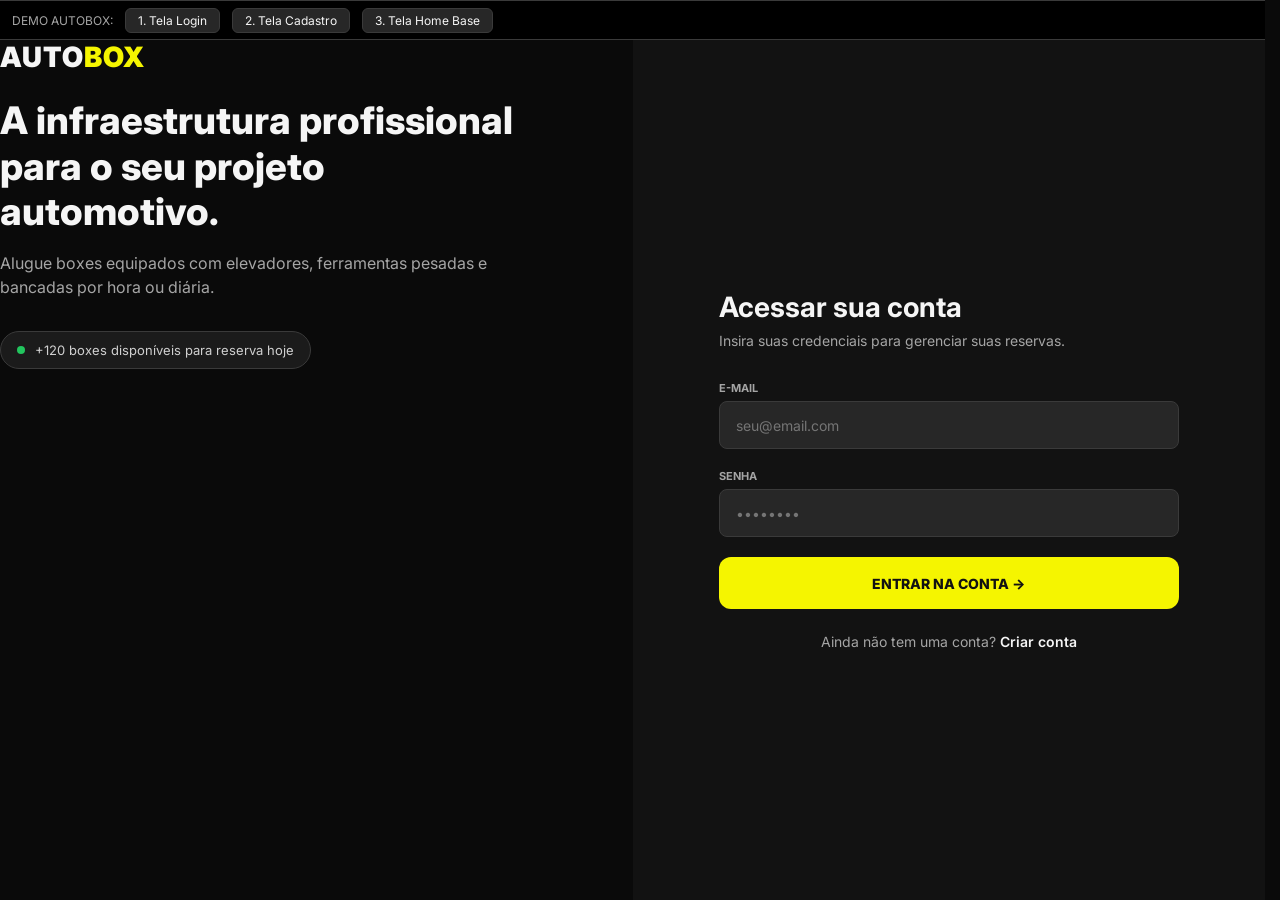
<file: home.html>
<!DOCTYPE html>
<html lang="pt-BR">
<head>
  <meta charset="UTF-8">
  <meta name="viewport" content="width=device-width, initial-scale=1.0">
  <title>AUTOBOX — Plataforma de Aluguel de Boxes Automotivos</title>
  <link rel="stylesheet" href="styles.css">
  <link rel="preconnect" href="https://fonts.googleapis.com">
  <link rel="preconnect" href="https://fonts.gstatic.com" crossorigin>
  <link href="https://fonts.googleapis.com/css2?family=Inter:wght@400;500;600;700;800;900&display=swap" rel="stylesheet">
</head>
<body>

  <div class="demo-nav">
    <span>DEMO AUTOBOX:</span>
    <button onclick="showScreen('screen-login')">1. Tela Login</button>
    <button onclick="showScreen('screen-cadastro')">2. Tela Cadastro</button>
    <button onclick="showScreen('screen-home')">3. Tela Home Base</button>
  </div>

  <section id="screen-login" class="screen-container active">
    <div class="split-layout">
      <div class="hero-column">
        <div class="hero-overlay"></div>
        <div class="hero-content">
          <div class="logo-brand">AUTO<span>BOX</span></div>
          <h1 class="hero-headline">A infraestrutura profissional para o seu projeto automotivo.</h1>
          <p class="hero-subtext">Alugue boxes equipados com elevadores, ferramentas pesadas e bancadas por hora ou diária.</p>
          <div class="social-proof-badge">
            <span class="status-dot"></span>
            <span>+120 boxes disponíveis para reserva hoje</span>
          </div>
        </div>
      </div>
      
      <div class="form-column">
        <div class="form-wrapper">
          <div class="form-header">
            <h2>Acessar sua conta</h2>
            <p>Insira suas credenciais para gerenciar suas reservas.</p>
          </div>

          <form onsubmit="event.preventDefault(); showScreen('screen-home');">
            <div class="input-group">
              <label>E-MAIL</label>
              <input type="email" placeholder="seu@email.com" required>
            </div>

            <div class="input-group">
              <label>SENHA</label>
              <input type="password" placeholder="••••••••" required>
            </div>

            <button type="submit" class="btn-primary">ENTRAR NA CONTA →</button>
          </form>

          <div class="form-footer">
            <p>Ainda não tem uma conta? <a href="#" onclick="showScreen('screen-cadastro')">Criar conta</a></p>
          </div>
        </div>
      </div>
    </div>
  </section>

  <section id="screen-cadastro" class="screen-container">
    <div class="split-layout">
      <div class="hero-column">
        <div class="hero-overlay"></div>
        <div class="hero-content">
          <div class="logo-brand">AUTO<span>BOX</span></div>
          <h1 class="hero-headline">Faça parte da maior rede de oficinas compartilhadas.</h1>
          <p class="hero-subtext">Escolha seu perfil, faça a validação de segurança e tenha acesso completo aos boxes.</p>
        </div>
      </div>

      <div class="form-column">
        <div class="form-wrapper">
          <div class="form-header">
            <h2>Criar sua conta</h2>
            <p>Selecione seu perfil e preencha seus dados para continuar.</p>
          </div>

          <form onsubmit="event.preventDefault(); showScreen('screen-home');">
            <!-- Seletor de Perfil -->
            <label class="section-label">COMO VOCÊ PRETENDE USAR O BOX?</label>
            <div class="profile-selector">
              <div class="profile-card selected" onclick="selectProfile(this)">
                <span class="icon">🔧</span>
                <div class="info">
                  <span class="title">Mecânico</span>
                  <span class="subtitle">Atendo clientes</span>
                </div>
              </div>
              <div class="profile-card" onclick="selectProfile(this)">
                <span class="icon">🚗</span>
                <div class="info">
                  <span class="title">Entusiasta</span>
                  <span class="subtitle">Uso próprio</span>
                </div>
              </div>
            </div>

            <!-- Campos do Formulário -->
            <div class="input-row">
              <div class="input-group">
                <label>NOME COMPLETO</label>
                <input type="text" placeholder="Digite seu nome..." required>
              </div>
              <div class="input-group">
                <label>CPF</label>
                <input type="text" placeholder="000.000.000-00" required>
              </div>
            </div>

            <div class="input-row">
              <div class="input-group">
                <label>TELEFONE</label>
                <input type="text" placeholder="(00) 00000-0000" required>
              </div>
              <div class="input-group">
                <label>E-MAIL</label>
                <input type="email" placeholder="seu@email.com" required>
              </div>
            </div>

            <div class="input-group">
              <label>SENHA</label>
              <input type="password" placeholder="••••••••" required>
            </div>

            <button type="submit" class="btn-primary">IR PARA VALIDAÇÃO DE SEGURANÇA →</button>
          </form>

          <div class="form-footer">
            <p>Já possui uma conta? <a href="#" onclick="showScreen('screen-login')">Fazer login</a></p>
          </div>
        </div>
      </div>
    </div>
  </section>

  <section id="screen-home" class="screen-container">
    <!-- Navbar -->
    <nav class="navbar">
      <div class="nav-container">
        <div class="nav-left">
          <div class="logo-brand">AUTO<span>BOX</span></div>
          <div class="nav-links">
            <a href="#" class="active">Buscar Boxes</a>
            <a href="#">Minhas Reservas</a>
            <a href="#">Histórico</a>
          </div>
        </div>
        <div class="nav-right">
          <div class="badge-verified">
            <span class="icon">🛡️</span>
            <span>Mecânico Verificado</span>
          </div>
          <div class="user-avatar">JS</div>
        </div>
      </div>
    </nav>

    <header class="home-hero">
      <div class="home-hero-container">
        <h1 class="home-title">Encontre o box ideal para seu serviço</h1>
        <p class="home-subtitle">Alugue infraestrutura profissional por hora.</p>

        <div class="filter-box">
          <div class="filter-row">
            <div class="filter-group">
              <label>LOCALIZAÇÃO</label>
              <div class="input-with-icon">
                <span class="icon">📍</span>
                <input type="text" value="Toledo, PR">
              </div>
            </div>

            <div class="filter-group">
              <label>TIPO DE VEÍCULO</label>
              <div class="input-with-icon">
                <span class="icon">🚗</span>
                <select>
                  <option>Carro (Hatch/Sedan)</option>
                  <option>SUV / Camionete</option>
                  <option>Motocicleta</option>
                </select>
              </div>
            </div>

            <div class="filter-group">
              <label>DURAÇÃO</label>
              <div class="input-with-icon">
                <span class="icon">⏱️</span>
                <select>
                  <option>4 Horas</option>
                  <option>2 Horas</option>
                  <option>Diária Completa</option>
                </select>
              </div>
            </div>

            <div class="filter-action">
              <button class="btn-primary">BUSCAR MATCH →</button>
            </div>
          </div>

          <!-- Equipamentos Base -->
          <div class="equipments-row">
            <span class="label">Equipamentos:</span>
            <button class="pill active">✓ Elevador</button>
            <button class="pill">+ Compressor</button>
            <button class="pill">+ Ferramentas</button>
            <button class="pill">+ Scanner OBD</button>
            <button class="pill">+ Alinhadora</button>
            <button class="pill-more">Ver mais</button>
          </div>
        </div>
      </div>
    </header>
  </section>

  <script>
    function showScreen(screenId) {
      document.querySelectorAll('.screen-container').forEach(el => el.classList.remove('active'));
      document.getElementById(screenId).classList.add('active');
    }

    function selectProfile(element) {
      document.querySelectorAll('.profile-card').forEach(el => el.classList.remove('selected'));
      element.classList.add('selected');
    }
  </script>
</body>
</html>
</file>
<file: styles.css>
:root {
  --bg-deep: #0A0A0A;
  --bg-primary: #121212;
  --bg-card: #1B1B1B;
  --bg-input: #272727;
  --bg-hover: #303030;
  --border-color: #3A3A3A;

  --accent-yellow: #F5F500;
  --accent-hover: #FFFF33;

  --text-primary: #F5F5F5;
  --text-secondary: #D0D0D0;
  --text-muted: #A5A5A5;
  --text-placeholder: #6F6F6F;

  --status-success: #22C55E;
  --status-warning: #F59E0B;
  --status-error: #EF4444;
  --status-verified: #3B82F6;

  --font-main: 'Inter', system-ui, -apple-system, sans-serif;
}

* {
  box-sizing: border-box;
  margin: 0;
  padding: 0;
  font-family: var(--font-main);
}

html {
  overflow-y: scroll;
  scrollbar-gutter: stable;
}

body {
  background-color: var(--bg-deep);
  color: var(--text-primary);
  min-height: 100vh;
  overflow-x: hidden;
}

.demo-nav {
  position: fixed;
  top: 0;
  left: 0;
  right: 0;
  height: 40px;
  background-color: #000000;
  border-block: 1px solid var(--border-color);
  z-index: 9999;
  display: flex;
  align-items: center;
  gap: 12px;
  padding: 0 12px;
  font-size: 12px;
  color: var(--text-muted);
}

.demo-nav-label {
  flex-shrink: 0;
}

.demo-nav-links {
  display: flex;
  align-items: center;
  gap: 10px;
  overflow-x: auto;
  overflow-y: hidden;
  white-space: nowrap;
  -webkit-overflow-scrolling: touch;
  flex: 1;
  min-width: 0;
}

.demo-nav-links.is-collapsed {
  display: none;
}

.demo-nav button {
  background-color: var(--bg-input);
  border: 1px solid var(--border-color);
  color: var(--text-primary);
  padding: 4px 12px;
  border-radius: 6px;
  cursor: pointer;
  font-size: 12px;
  flex-shrink: 0;
}

.demo-nav button:hover {
  border-color: var(--accent-yellow);
  color: var(--accent-yellow);
}

.demo-nav-toggle {
  background-color: var(--accent-yellow) !important;
  color: var(--bg-primary) !important;
  font-weight: 700 !important;
  border: none !important;
  margin-left: auto;
  flex-shrink: 0;
  white-space: nowrap;
}

.screen-container {
  display: none;
  min-height: 100vh;
  padding-top: 40px;
}

.screen-container.active {
  display: block;
}

.logo-brand {
  font-size: 28px;
  font-weight: 900;
  letter-spacing: 1px;
  color: var(--text-primary);
  cursor: pointer;
}

.logo-brand span {
  color: var(--accent-yellow);
}

.icon-svg {
  width: 16px;
  height: 16px;
  display: inline-block;
  vertical-align: -3px;
  flex-shrink: 0;
}

.icon-svg-lg {
  width: 28px;
  height: 28px;
}

.split-layout {
  display: grid;
  grid-template-columns: 1fr 1fr;
  min-height: calc(100vh - 40px);
}

@media (max-width: 960px) {
  .split-layout {
    grid-template-columns: 1fr;
  }
  .hero-column {
    display: none;
  }
}

.hero-column {
  position: relative;
}

.hero-column img {
  position: absolute;
  inset: 0;
  width: 100%;
  height: 100%;
  object-fit: cover;
}

.hero-column-content-wrap {
  position: relative;
  display: flex;
  align-items: flex-end;
  padding: 64px;
  min-height: 100%;
}

.hero-overlay {
  position: absolute;
  inset: 0;
  background: linear-gradient(180deg, rgba(10, 10, 10, 0.4) 0%, rgba(10, 10, 10, 0.95) 100%);
}

.hero-content {
  position: relative;
  z-index: 2;
  max-width: 520px;
}

.hero-headline {
  font-size: 38px;
  font-weight: 800;
  line-height: 1.2;
  margin: 24px 0 16px;
  color: var(--text-primary);
}

.hero-subtext {
  font-size: 16px;
  color: var(--text-muted);
  line-height: 1.5;
  margin-bottom: 32px;
}

.social-proof-badge {
  display: inline-flex;
  align-items: center;
  gap: 10px;
  background-color: var(--bg-card);
  border: 1px solid var(--border-color);
  padding: 10px 16px;
  border-radius: 50px;
  font-size: 13px;
  color: var(--text-secondary);
}

.status-dot {
  width: 8px;
  height: 8px;
  background-color: var(--status-success);
  border-radius: 50%;
}

.form-column {
  background-color: var(--bg-primary);
  display: flex;
  align-items: center;
  justify-content: center;
  padding: 48px 32px;
}

.form-wrapper {
  width: 100%;
  max-width: 460px;
}

.form-header h2 {
  font-size: 28px;
  font-weight: 700;
  margin-bottom: 8px;
}

.form-header p {
  font-size: 14px;
  color: var(--text-muted);
  margin-bottom: 32px;
}

.section-label {
  display: block;
  font-size: 11px;
  font-weight: 700;
  color: var(--text-muted);
  letter-spacing: 0.5px;
  margin-bottom: 12px;
}

.input-row {
  display: grid;
  grid-template-columns: 1fr 1fr;
  gap: 16px;
}

.input-group {
  display: flex;
  flex-direction: column;
  gap: 6px;
  margin-bottom: 20px;
}

.input-group label {
  font-size: 11px;
  font-weight: 700;
  color: var(--text-muted);
}

.input-group input,
.filter-group select,
.filter-group input {
  height: 48px;
  background-color: var(--bg-input);
  border: 1px solid var(--border-color);
  border-radius: 8px;
  padding: 0 16px;
  color: var(--text-primary);
  font-size: 14px;
  outline: none;
  width: 100%;
}

.input-group input:focus {
  border-color: var(--accent-yellow);
}

.btn-primary {
  width: 100%;
  height: 52px;
  background-color: var(--accent-yellow);
  color: var(--bg-primary);
  border: none;
  border-radius: 12px;
  font-size: 14px;
  font-weight: 800;
  cursor: pointer;
  transition: background 0.2s;
}

.btn-primary:hover {
  background-color: var(--accent-hover);
}

.btn-secondary {
  background-color: var(--bg-input);
  color: var(--text-primary);
  border: 1px solid var(--border-color);
  border-radius: 10px;
  padding: 12px 20px;
  font-size: 13px;
  font-weight: 700;
  cursor: pointer;
}

.btn-secondary:hover {
  border-color: var(--accent-yellow);
  color: var(--accent-yellow);
}

.circular-btn {
  width: 44px;
  height: 44px;
  min-width: 44px;
  border-radius: 50%;
  background-color: var(--accent-yellow);
  color: var(--bg-primary);
  border: none;
  display: flex;
  align-items: center;
  justify-content: center;
  font-weight: 800;
  font-size: 16px;
  cursor: pointer;
}

.circular-btn:hover {
  background-color: var(--accent-hover);
}

.form-footer {
  text-align: center;
  margin-top: 24px;
  font-size: 14px;
  color: var(--text-muted);
}

.form-footer a {
  color: var(--text-primary);
  font-weight: 600;
  text-decoration: none;
}

.form-footer a:hover {
  color: var(--accent-yellow);
}

.navbar {
  background-color: var(--bg-primary);
  border-bottom: 1px solid var(--border-color);
  padding: 16px 32px;
}

.nav-container {
  max-width: 1280px;
  margin: 0 auto;
  display: flex;
  align-items: center;
  justify-content: space-between;
}

.nav-left {
  display: flex;
  align-items: center;
  gap: 40px;
}

.nav-links {
  display: flex;
  gap: 24px;
}

.nav-links a {
  color: var(--text-muted);
  text-decoration: none;
  font-size: 14px;
  font-weight: 500;
  cursor: pointer;
}

.nav-links a.active {
  color: var(--accent-yellow);
}

.nav-right {
  display: flex;
  align-items: center;
  gap: 16px;
}

.badge-verified {
  background-color: rgba(59, 130, 246, 0.12);
  border: 1px solid rgba(59, 130, 246, 0.35);
  padding: 6px 12px;
  border-radius: 20px;
  font-size: 12px;
  color: var(--status-verified);
  display: inline-flex;
  align-items: center;
  gap: 6px;
  font-weight: 600;
}

.nav-profile-btn {
  width: 40px;
  height: 40px;
  border-radius: 50%;
  background-color: var(--bg-input);
  border: 1px solid var(--border-color);
  color: var(--text-secondary);
  display: flex;
  align-items: center;
  justify-content: center;
  cursor: pointer;
}

.nav-profile-btn:hover {
  border-color: var(--accent-yellow);
  color: var(--accent-yellow);
}

.home-hero {
  background-color: var(--bg-deep);
  padding: 48px 32px;
}

.home-hero-container {
  max-width: 1280px;
  margin: 0 auto;
}

.home-title {
  font-size: 32px;
  font-weight: 800;
  margin-bottom: 8px;
}

.home-subtitle {
  font-size: 15px;
  color: var(--text-muted);
  margin-bottom: 32px;
}

.filter-box {
  background-color: var(--bg-card);
  border: 1px solid var(--border-color);
  border-radius: 16px;
  padding: 24px;
}

.filter-row {
  display: grid;
  grid-template-columns: 1fr 1fr 1fr 200px;
  gap: 16px;
  margin-bottom: 20px;
}

@media (max-width: 900px) {
  .filter-row {
    grid-template-columns: 1fr;
  }
}

.filter-group {
  display: flex;
  flex-direction: column;
  gap: 6px;
}

.filter-group label {
  font-size: 11px;
  font-weight: 700;
  color: var(--text-muted);
}

.input-with-icon {
  position: relative;
  display: flex;
  align-items: center;
}

.input-with-icon .icon-svg {
  position: absolute;
  left: 14px;
  color: var(--text-muted);
}

.input-with-icon input,
.input-with-icon select {
  padding-left: 40px;
}

.filter-action {
  display: flex;
  align-items: flex-end;
}

.equipments-row {
  display: flex;
  align-items: center;
  flex-wrap: wrap;
  gap: 8px;
  padding-top: 16px;
  border-top: 1px solid rgba(255, 255, 255, 0.05);
}

.equipments-row .label {
  font-size: 12px;
  color: var(--text-muted);
  margin-right: 8px;
}

.pill {
  background-color: var(--bg-input);
  border: 1px solid var(--border-color);
  color: var(--text-muted);
  padding: 8px 16px;
  border-radius: 8px;
  font-size: 12px;
  font-weight: 600;
  cursor: pointer;
}

.pill.active {
  background-color: var(--accent-yellow);
  color: var(--bg-primary);
  border-color: var(--accent-yellow);
}

.content-wrap {
  max-width: 1280px;
  margin: 0 auto;
  padding: 56px 32px 80px;
}

.content-wrap.narrow {
  max-width: 720px;
}

.content-wrap.medium {
  max-width: 960px;
}

.section-eyebrow {
  font-size: 13px;
  font-weight: 600;
  color: var(--accent-yellow);
  margin-bottom: 12px;
}

.section-title {
  font-size: 32px;
  font-weight: 800;
  color: var(--text-primary);
  margin-bottom: 8px;
  line-height: 1.2;
}

.section-subtitle {
  font-size: 15px;
  color: var(--text-muted);
  margin-bottom: 40px;
  max-width: 560px;
  line-height: 1.5;
}

.card {
  background-color: var(--bg-card);
  border: 1px solid var(--border-color);
  border-radius: 16px;
}

.badge {
  display: inline-flex;
  align-items: center;
  gap: 6px;
  padding: 6px 12px;
  border-radius: 20px;
  font-size: 12px;
  font-weight: 600;
  white-space: nowrap;
}

.badge .dot {
  width: 7px;
  height: 7px;
  border-radius: 50%;
}

.badge-available {
  background-color: rgba(34, 197, 94, 0.12);
  border: 1px solid rgba(34, 197, 94, 0.3);
  color: var(--status-success);
}
.badge-available .dot { background-color: var(--status-success); }

.badge-occupied {
  background-color: rgba(245, 158, 11, 0.12);
  border: 1px solid rgba(245, 158, 11, 0.3);
  color: var(--status-warning);
}
.badge-occupied .dot { background-color: var(--status-warning); }

.badge-unavailable {
  background-color: rgba(239, 68, 68, 0.12);
  border: 1px solid rgba(239, 68, 68, 0.3);
  color: var(--status-error);
}
.badge-unavailable .dot { background-color: var(--status-error); }

.badge-neutral {
  background-color: var(--bg-input);
  border: 1px solid var(--border-color);
  color: var(--text-muted);
}

.quiz-shell {
  max-width: 620px;
  margin: 0 auto;
}

.toggle-row {
  display: flex;
  align-items: center;
  justify-content: space-between;
  padding: 14px 0;
  border-bottom: 1px solid rgba(255,255,255,0.05);
}

.toggle-row .label-title {
  font-size: 14px;
  font-weight: 500;
}

.toggle-switch {
  width: 44px;
  height: 26px;
  border-radius: 20px;
  background-color: var(--bg-input);
  border: 1px solid var(--border-color);
  position: relative;
  cursor: pointer;
  flex-shrink: 0;
}

.toggle-switch.on {
  background-color: var(--accent-yellow);
  border-color: var(--accent-yellow);
}

.toggle-switch .knob {
  width: 18px;
  height: 18px;
  border-radius: 50%;
  background-color: var(--text-primary);
  position: absolute;
  top: 3px;
  left: 3px;
  transition: left 0.15s;
}

.toggle-switch.on .knob {
  left: 21px;
  background-color: var(--bg-primary);
}

.upload-box {
  padding: 24px;
  text-align: center;
  color: var(--text-muted);
  font-size: 13px;
  margin-bottom: 28px;
  border: 1px dashed var(--border-color);
  display: flex;
  flex-direction: column;
  align-items: center;
  gap: 10px;
}

.reservation-list {
  display: flex;
  flex-direction: column;
  gap: 16px;
}

.reservation-card {
  background-color: var(--bg-card);
  border: 1px solid var(--border-color);
  border-radius: 16px;
  padding: 24px;
  display: flex;
  gap: 20px;
  position: relative;
  cursor: pointer;
}

.reservation-card:hover {
  border-color: var(--accent-yellow);
}

.reservation-thumb {
  width: 64px;
  height: 64px;
  min-width: 64px;
  border-radius: 12px;
  overflow: hidden;
}

.reservation-thumb img {
  width: 100%;
  height: 100%;
  object-fit: cover;
  display: block;
}

.reservation-body { flex: 1; min-width: 0; }

.reservation-top-row {
  display: flex;
  align-items: flex-start;
  justify-content: space-between;
  gap: 12px;
  margin-bottom: 6px;
}

.reservation-name {
  font-size: 16px;
  font-weight: 700;
}

.reservation-meta-row {
  display: flex;
  flex-wrap: wrap;
  gap: 16px;
  margin-top: 8px;
  font-size: 12px;
  color: var(--text-secondary);
}

.reservation-meta-row span {
  display: inline-flex;
  align-items: center;
  gap: 5px;
}

.reservation-rating {
  display: inline-flex;
  align-items: center;
  gap: 4px;
  font-size: 13px;
  font-weight: 700;
  color: var(--accent-yellow);
  white-space: nowrap;
}

.reservation-price {
  font-size: 15px;
  font-weight: 700;
  margin-top: 12px;
}

.box-grid {
  display: grid;
  grid-template-columns: repeat(3, 1fr);
  gap: 20px;
  margin-top: 32px;
}

@media (max-width: 960px) {
  .box-grid { grid-template-columns: 1fr; }
}

.box-card {
  background-color: var(--bg-card);
  border: 1px solid var(--border-color);
  border-radius: 16px;
  overflow: hidden;
}

.box-card-photo {
  height: 150px;
  position: relative;
}

.box-card-photo img {
  width: 100%;
  height: 100%;
  object-fit: cover;
  display: block;
}

.box-card-rating {
  position: absolute;
  top: 12px;
  right: 12px;
  background-color: rgba(10,10,10,0.75);
  padding: 5px 10px;
  border-radius: 20px;
  font-size: 12px;
  font-weight: 700;
  color: var(--accent-yellow);
  display: flex;
  align-items: center;
  gap: 4px;
}

.box-card-body { padding: 18px; }

.box-card-title {
  font-size: 15px;
  font-weight: 700;
  margin-bottom: 4px;
}

.box-card-location {
  font-size: 12px;
  color: var(--text-muted);
  margin-bottom: 12px;
  display: flex;
  align-items: center;
  gap: 6px;
}

.box-card-tags {
  display: flex;
  flex-wrap: wrap;
  gap: 6px;
  margin-bottom: 16px;
}

.tag-static {
  background-color: var(--bg-input);
  border: 1px solid var(--border-color);
  color: var(--text-secondary);
  padding: 6px 12px;
  border-radius: 8px;
  font-size: 11px;
  font-weight: 600;
}

.box-card-footer {
  display: flex;
  align-items: center;
  justify-content: space-between;
}

.box-card-price {
  font-size: 17px;
  font-weight: 800;
}

.box-card-price span {
  font-size: 11px;
  font-weight: 500;
  color: var(--text-muted);
}

.detail-photo {
  height: 260px;
  border-radius: 16px;
  overflow: hidden;
  margin-bottom: 28px;
}

.detail-photo img {
  width: 100%;
  height: 100%;
  object-fit: cover;
  display: block;
}

.meta-line {
  display: flex;
  align-items: center;
  gap: 6px;
  flex-wrap: wrap;
}

.summary-card {
  background-color: var(--bg-card);
  border: 1px solid var(--border-color);
  border-radius: 16px;
  padding: 28px;
}

.summary-row {
  display: flex;
  justify-content: space-between;
  align-items: center;
  padding: 13px 0;
  border-bottom: 1px solid rgba(255,255,255,0.05);
  font-size: 14px;
}

.summary-row .label { color: var(--text-muted); }
.summary-row .value { color: var(--text-secondary); font-weight: 600; }

.summary-row.total {
  border-top: 2px solid var(--accent-yellow);
  border-bottom: none;
  margin-top: 8px;
  padding-top: 20px;
}

.summary-row.total .label {
  color: var(--text-primary);
  font-weight: 700;
  font-size: 16px;
}

.summary-row.total .value {
  color: var(--accent-yellow);
  font-weight: 800;
  font-size: 22px;
}

.panel-grid {
  display: grid;
  grid-template-columns: 1fr 1fr;
  gap: 24px;
}

@media (max-width: 900px) {
  .panel-grid { grid-template-columns: 1fr; }
}

.panel-card {
  background-color: var(--bg-card);
  border: 1px solid var(--border-color);
  border-radius: 16px;
  padding: 24px;
}

.panel-card-header {
  display: flex;
  align-items: center;
  justify-content: space-between;
  margin-bottom: 18px;
}

.panel-card-header h3 {
  font-size: 15px;
  font-weight: 700;
}

.list-item-row {
  display: flex;
  align-items: center;
  justify-content: space-between;
  gap: 12px;
  padding: 12px 0;
  border-bottom: 1px solid rgba(255,255,255,0.05);
  font-size: 13px;
}

.list-item-row:last-child { border-bottom: none; }

.list-item-title {
  font-weight: 600;
  color: var(--text-primary);
}

.list-item-sub {
  font-size: 11px;
  color: var(--text-muted);
}

.profile-header {
  display: flex;
  align-items: center;
  gap: 24px;
  background-color: var(--bg-card);
  border: 1px solid var(--border-color);
  border-radius: 20px;
  padding: 32px;
  margin-bottom: 28px;
}

.profile-avatar-lg {
  width: 88px;
  height: 88px;
  min-width: 88px;
  border-radius: 50%;
  background-color: var(--bg-input);
  border: 1px solid var(--border-color);
  display: flex;
  align-items: center;
  justify-content: center;
  color: var(--accent-yellow);
}

.profile-name-row {
  display: flex;
  align-items: center;
  gap: 12px;
  margin-bottom: 6px;
  flex-wrap: wrap;
}

.profile-name-row h2 {
  font-size: 22px;
  font-weight: 800;
}

.profile-meta {
  font-size: 13px;
  color: var(--text-muted);
  margin-bottom: 12px;
  line-height: 1.5;
}

.profile-stats {
  display: flex;
  gap: 28px;
  margin-top: 12px;
}

.profile-stat {
  display: flex;
  flex-direction: column;
}

.profile-stat .stat-value {
  font-size: 18px;
  font-weight: 800;
  color: var(--text-primary);
}

.profile-stat .stat-label {
  font-size: 11px;
  color: var(--text-muted);
}

.disclaimer-box {
  background-color: var(--bg-input);
  border: 1px solid var(--border-color);
  border-radius: 12px;
  padding: 16px 18px;
  font-size: 12px;
  color: var(--text-muted);
  line-height: 1.6;
  margin-top: 20px;
}

@media (max-width: 640px) {

  .content-wrap {
    padding: 32px 20px 56px;
  }

  .section-title {
    font-size: 24px;
  }

  .section-subtitle {
    margin-bottom: 28px;
  }

  .reservation-card {
    flex-direction: column;
  }

  .reservation-top-row {
    flex-direction: column;
    gap: 4px;
  }

  .panel-card-header {
    flex-direction: column;
    align-items: flex-start;
    gap: 10px;
  }

  .panel-card-header .btn-secondary {
    width: 100%;
  }

  .list-item-row {
    flex-wrap: wrap;
  }

  .profile-header {
    flex-direction: column;
    text-align: center;
    padding: 24px 20px;
  }

  .profile-stats {
    justify-content: center;
  }

  .summary-card {
    padding: 20px;
  }

  .summary-row.total .value {
    font-size: 18px;
  }
}

.site-footer {
  background-color: var(--bg-primary);
  border-top: 1px solid var(--border-color);
}

.site-footer-container {
  max-width: 1280px;
  margin: 0 auto;
  padding: 48px 32px 28px;
}

.site-footer-top {
  display: grid;
  grid-template-columns: 1.4fr 1fr 1fr;
  gap: 40px;
  padding-bottom: 32px;
  border-bottom: 1px solid rgba(255, 255, 255, 0.05);
}

.site-footer-brand .logo-brand {
  font-size: 24px;
  cursor: default;
  margin-bottom: 12px;
}

.site-footer-tagline {
  font-size: 13px;
  color: var(--text-muted);
  line-height: 1.6;
  max-width: 320px;
}

.site-footer-col h4 {
  font-size: 12px;
  font-weight: 700;
  letter-spacing: 0.5px;
  color: var(--text-primary);
  margin-bottom: 16px;
  text-transform: uppercase;
}

.site-footer-link {
  display: flex;
  align-items: center;
  gap: 8px;
  font-size: 13px;
  color: var(--text-muted);
  text-decoration: none;
  margin-bottom: 12px;
}

.site-footer-link:hover {
  color: var(--accent-yellow);
}

.site-footer-link .icon-svg {
  color: var(--text-muted);
  flex-shrink: 0;
}

.site-footer-link:hover .icon-svg {
  color: var(--accent-yellow);
}

.site-footer-note {
  font-size: 13px;
  color: var(--text-muted);
  line-height: 1.6;
  margin-bottom: 10px;
}

.site-footer-bottom {
  display: flex;
  align-items: center;
  justify-content: space-between;
  flex-wrap: wrap;
  gap: 10px;
  padding-top: 20px;
  font-size: 12px;
  color: var(--text-placeholder);
}

@media (max-width: 900px) {
  .site-footer-top {
    grid-template-columns: 1fr;
    gap: 28px;
  }

  .site-footer-bottom {
    flex-direction: column;
    align-items: flex-start;
  }
}

.filter-row-dates {
  grid-template-columns: 1fr 1fr;
  margin-bottom: 0;
  padding-top: 16px;
  margin-top: 16px;
  border-top: 1px solid rgba(255, 255, 255, 0.05);
}

.filter-row-dates .input-with-icon input {
  color-scheme: dark;
}

.filter-row-dates .input-with-icon input[readonly] {
  color: var(--text-secondary);
  cursor: default;
}

.filter-row-dates .input-with-icon input::placeholder {
  color: var(--text-placeholder);
}

.pill-more {
  display: inline-flex;
  align-items: center;
  gap: 5px;
  background-color: transparent;
  border: 1px dashed var(--border-color);
  color: var(--text-muted);
}

.pill-more .icon-svg {
  width: 13px;
  height: 13px;
}

.pill-more:hover {
  border-color: var(--accent-yellow);
  color: var(--accent-yellow);
}


.modal-overlay {
  display: none;
  position: fixed;
  inset: 0;
  background-color: rgba(0, 0, 0, 0.7);
  z-index: 10000;
  align-items: center;
  justify-content: center;
  padding: 24px;
}

.modal-overlay.active {
  display: flex;
}

.modal-card {
  background-color: var(--bg-card);
  border: 1px solid var(--border-color);
  border-radius: 16px;
  width: 100%;
  max-width: 760px;
  max-height: 85vh;
  display: flex;
  flex-direction: column;
  overflow: hidden;
  padding: 28px;
}

.modal-header {
  display: flex;
  align-items: center;
  justify-content: space-between;
  margin-bottom: 20px;
  flex-shrink: 0;
}

.modal-header h3 {
  font-size: 18px;
  font-weight: 800;
}

.modal-close {
  width: 32px;
  height: 32px;
  border-radius: 50%;
  background-color: var(--bg-input);
  border: 1px solid var(--border-color);
  color: var(--text-secondary);
  display: flex;
  align-items: center;
  justify-content: center;
  cursor: pointer;
}

.modal-close:hover {
  border-color: var(--accent-yellow);
  color: var(--accent-yellow);
}

.modal-search {
  margin-bottom: 16px;
  flex-shrink: 0;
}

.modal-equipment-list {
  overflow-y: auto;
  flex: 1;
  min-height: 0;
  display: grid;
  grid-template-columns: repeat(3, 1fr);
  gap: 10px;
  align-content: start;
  padding: 2px 4px 2px 2px;
  margin-bottom: 20px;
}

.modal-empty {
  grid-column: 1 / -1;
  font-size: 13px;
  color: var(--text-muted);
  text-align: center;
  padding: 20px 0;
}

.modal-equipment-item {
  display: flex;
  align-items: center;
  gap: 10px;
  width: 100%;
  text-align: left;
  background-color: var(--bg-input);
  border: 1px solid var(--border-color);
  border-radius: 10px;
  padding: 12px 12px;
  color: var(--text-secondary);
  font-size: 12.5px;
  font-weight: 500;
  cursor: pointer;
  line-height: 1.3;
}

.modal-equipment-item:hover {
  border-color: var(--accent-yellow);
}

.modal-checkbox {
  width: 18px;
  height: 18px;
  min-width: 18px;
  border-radius: 5px;
  border: 1px solid var(--border-color);
  background-color: var(--bg-deep);
  display: flex;
  align-items: center;
  justify-content: center;
  color: transparent;
}

.modal-checkbox .icon-svg {
  width: 12px;
  height: 12px;
}

.modal-equipment-item.checked {
  border-color: var(--accent-yellow);
  color: var(--text-primary);
}

.modal-equipment-item.checked .modal-checkbox {
  background-color: var(--accent-yellow);
  border-color: var(--accent-yellow);
  color: var(--bg-primary);
}

.modal-footer {
  display: flex;
  gap: 12px;
  flex-shrink: 0;
}

.modal-footer .btn-secondary {
  flex: 1;
}

.modal-apply-btn {
  flex: 2;
}

@media (max-width: 640px) {
  .filter-row-dates {
    grid-template-columns: 1fr;
  }

  .modal-card {
    padding: 20px;
    max-height: 90vh;
  }

  .modal-equipment-list {
    grid-template-columns: 1fr;
  }

  .modal-footer {
    flex-direction: column;
  }
}

@media (min-width: 641px) and (max-width: 880px) {
  .modal-equipment-list {
    grid-template-columns: repeat(2, 1fr);
  }
}

@media (max-width: 960px) {
  .home-hero, .navbar {
    padding: 20px 16px;
  }

  .home-title {
    font-size: 24px;
  }

  .home-subtitle {
    font-size: 14px;
    margin-bottom: 20px;
  }

  .form-column {
    padding: 24px 16px;
  }

  .input-row {
    grid-template-columns: 1fr;
  }

  .nav-container {
    flex-wrap: wrap;
    row-gap: 12px;
  }
  .nav-left {
    display: contents;
  }

  .navbar .logo-brand {
    order: 1;
  }

  .navbar .nav-right {
    order: 2;
  }

  .navbar .nav-links {
    order: 3;
    width: 100%;
    flex-wrap: nowrap;
    gap: 20px;
    font-size: 13px;
    overflow-x: auto;
    -webkit-overflow-scrolling: touch;
    padding-top: 4px;
    padding-bottom: 2px;
  }

  .filter-box {
    padding: 16px;
  }

  .filter-row {
    grid-template-columns: 1fr;
    gap: 12px;
  }

  .equipments-row {
    gap: 6px;
  }

  .pill {
    font-size: 11px;
    padding: 6px 12px;
  }
}
</file>
